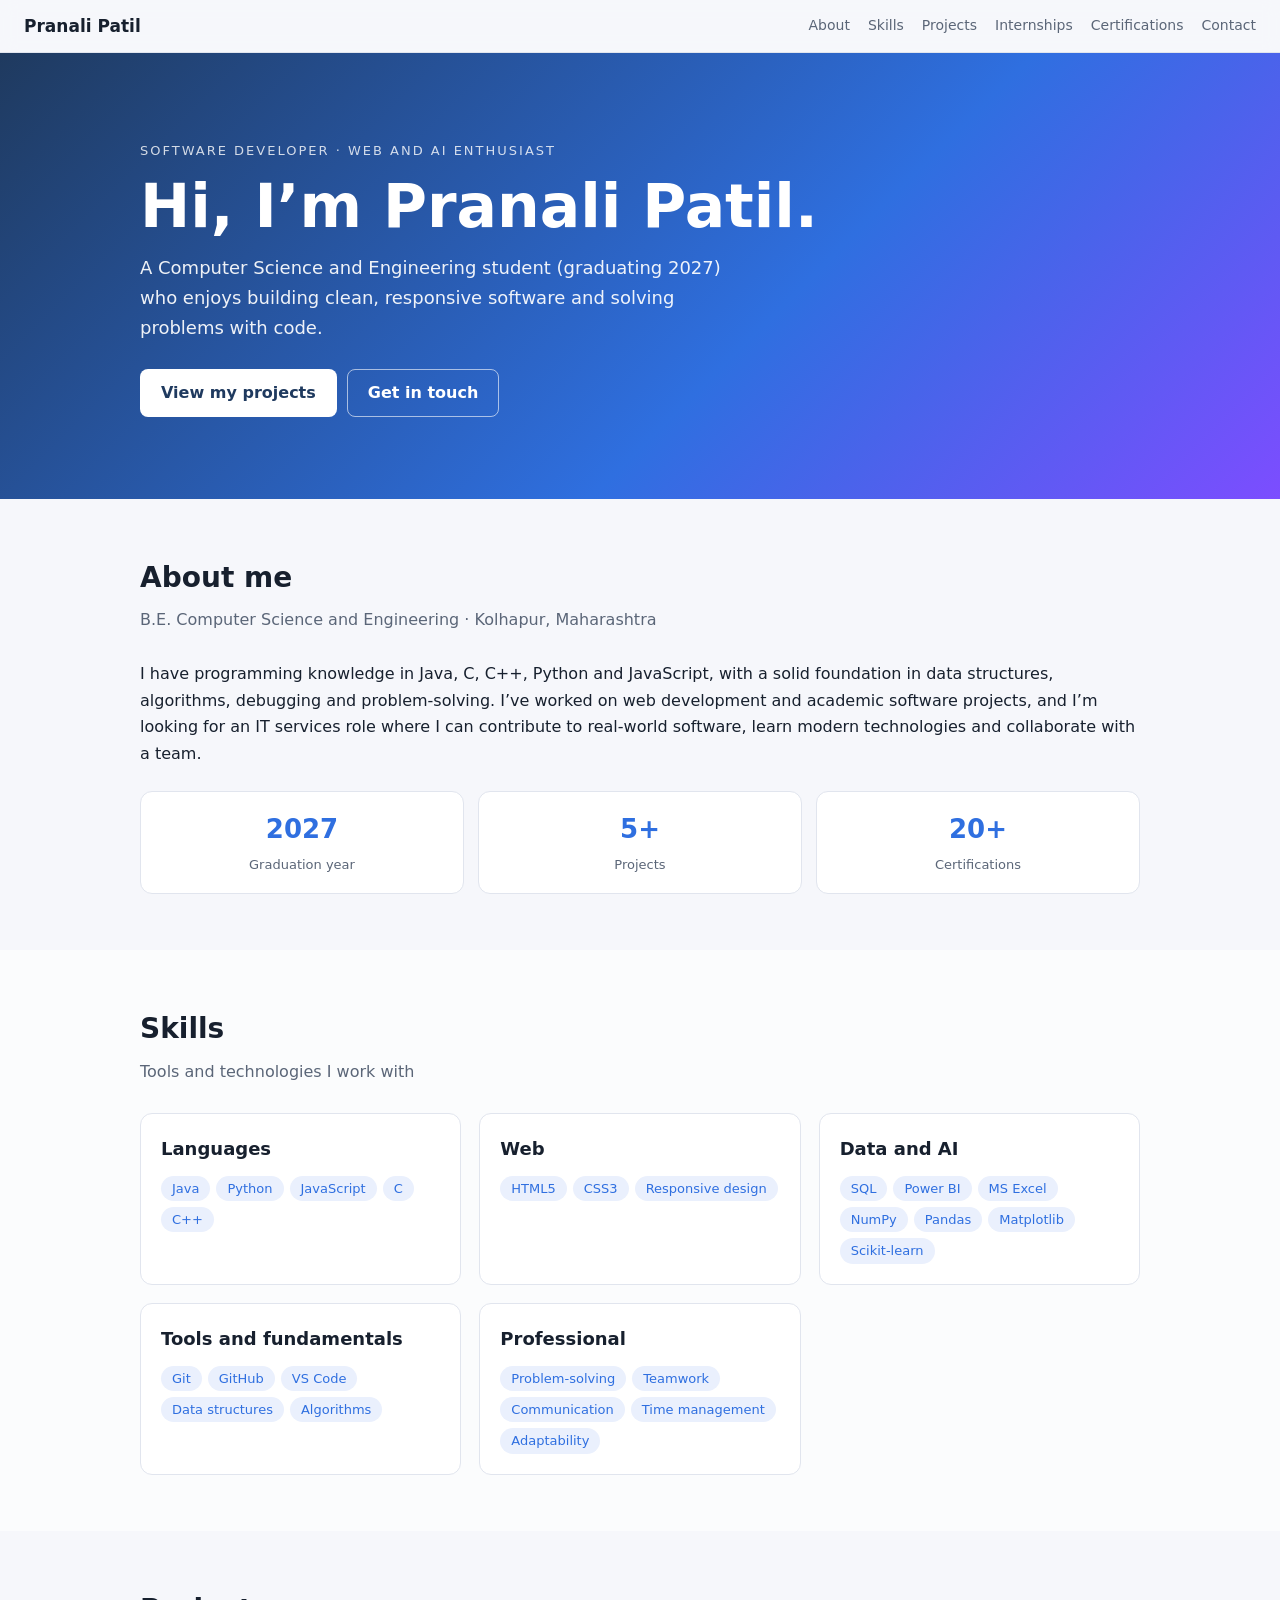
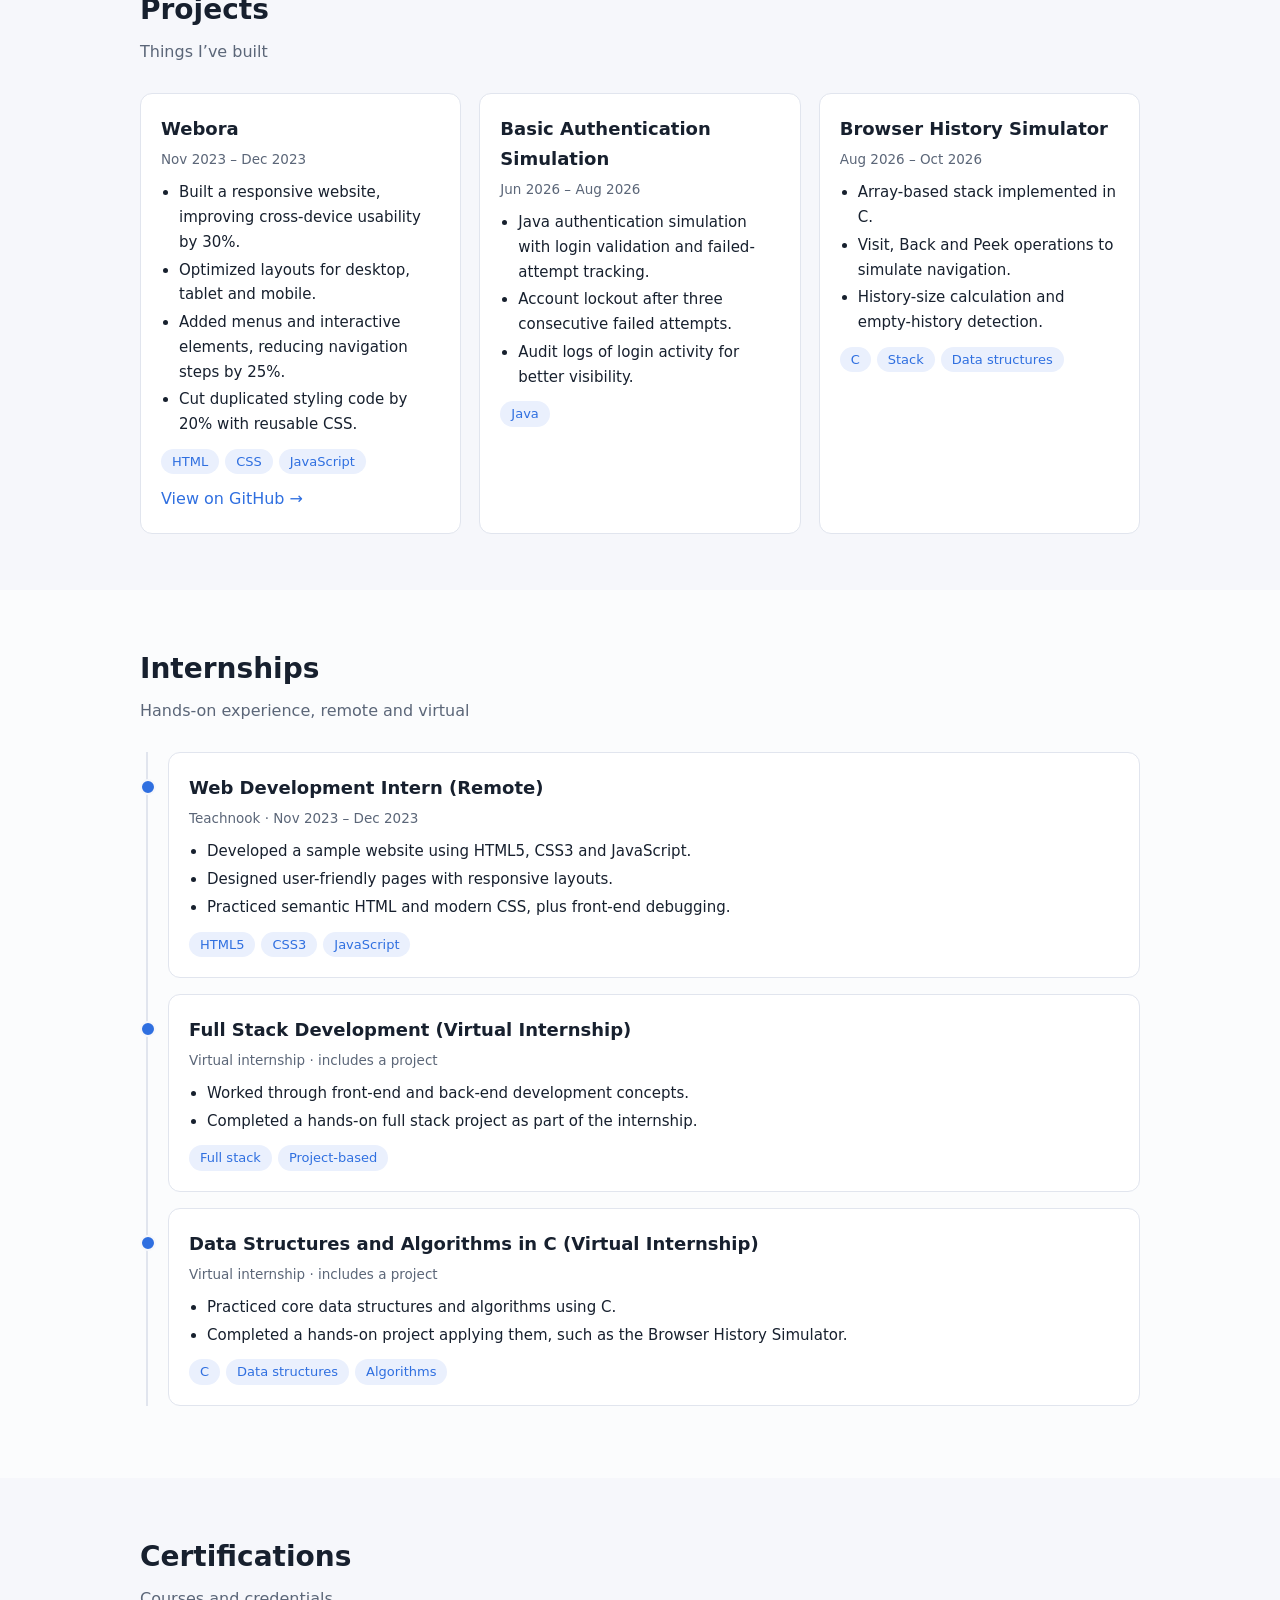
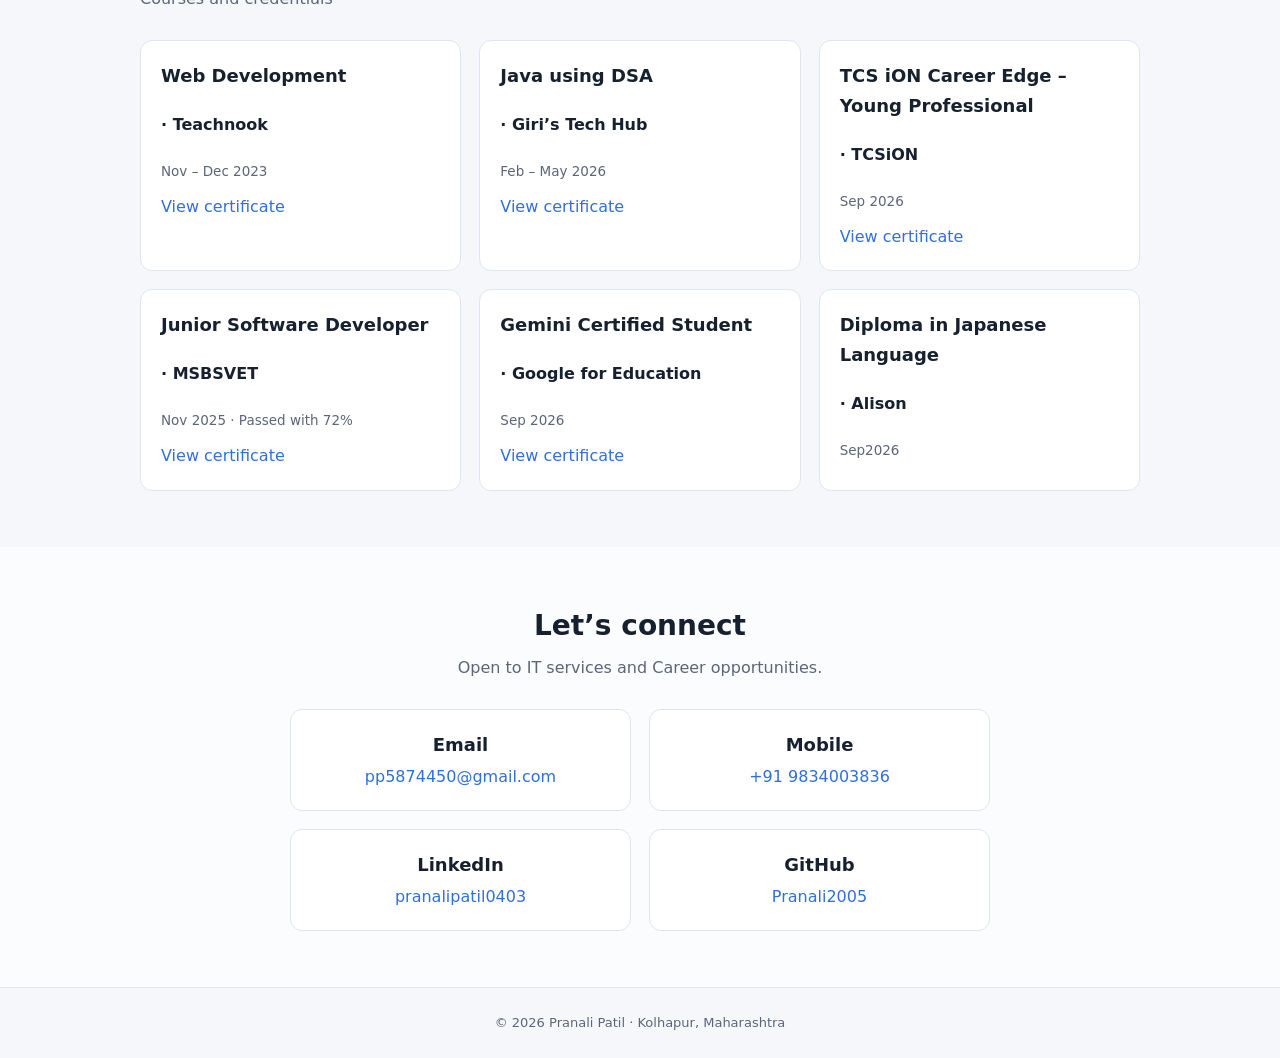
<file: Personal Portfolio/index.html>
<!DOCTYPE html>
<html lang="en">
<head>
<meta charset="utf-8">
<meta name="viewport" content="width=device-width, initial-scale=1, viewport-fit=cover">
<title>Pranali Patil – Portfolio</title>
<link rel="stylesheet" href="style.css">
</head>
<body>

<nav>
  <b>Pranali Patil</b>
  <div>
    <a href="#about">About</a>
    <a href="#skills">Skills</a>
    <a href="#projects">Projects</a>
    <a href="#experience">Internships</a>
    <a href="#certs">Certifications</a>
    <a href="#contact">Contact</a>
  </div>
</nav>

<header class="hero"><div class="wrap">
  <small>Software Developer · Web and AI Enthusiast</small>
  <h1>Hi, I’m Pranali Patil.</h1>
  <p>A Computer Science and Engineering student (graduating 2027) who enjoys building clean, responsive software and solving problems with code.</p>
  <a class="btn p" href="#projects">View my projects</a><a class="btn" href="#contact">Get in touch</a>
</div></header>

<section id="about"><div class="wrap">
  <h2>About me</h2>
  <p class="lead">B.E. Computer Science and Engineering · Kolhapur, Maharashtra</p>
  <p>I have programming knowledge in Java, C, C++, Python and JavaScript, with a solid foundation in data structures, algorithms, debugging and problem-solving. I’ve worked on web development and academic software projects, and I’m looking for an IT services role where I can contribute to real-world software, learn modern technologies and collaborate with a team.</p>
  <div class="stats">
    <div><b>2027</b><span>Graduation year</span></div>
    <div><b>5+</b><span>Projects</span></div>
    <div><b>20+</b><span>Certifications</span></div>
  </div>
</div></section>

<section id="skills" class="alt"><div class="wrap">
  <h2>Skills</h2>
  <p class="lead">Tools and technologies I work with</p>
  <div class="grid">
    <div class="card"><h3>Languages</h3><div class="tags"><span>Java</span><span>Python</span><span>JavaScript</span><span>C</span><span>C++</span></div></div>
    <div class="card"><h3>Web</h3><div class="tags"><span>HTML5</span><span>CSS3</span><span>Responsive design</span></div></div>
    <div class="card"><h3>Data and AI</h3><div class="tags"><span>SQL</span><span>Power BI</span><span>MS Excel</span><span>NumPy</span><span>Pandas</span><span>Matplotlib</span><span>Scikit-learn</span></div></div>
    <div class="card"><h3>Tools and fundamentals</h3><div class="tags"><span>Git</span><span>GitHub</span><span>VS Code</span><span>Data structures</span><span>Algorithms</span></div></div>
    <div class="card"><h3>Professional</h3><div class="tags"><span>Problem-solving</span><span>Teamwork</span><span>Communication</span><span>Time management</span><span>Adaptability</span></div></div>
  </div>
</div></section>

<section id="projects"><div class="wrap">
  <h2>Projects</h2>
  <p class="lead">Things I’ve built</p>
  <div class="grid">
    <div class="card">
      <h3>Webora</h3><div class="meta">Nov 2023 – Dec 2023</div>
      <ul>
        <li>Built a responsive website, improving cross-device usability by 30%.</li>
        <li>Optimized layouts for desktop, tablet and mobile.</li>
        <li>Added menus and interactive elements, reducing navigation steps by 25%.</li>
        <li>Cut duplicated styling code by 20% with reusable CSS.</li>
      </ul>
      <div class="tags"><span>HTML</span><span>CSS</span><span>JavaScript</span></div>
      <p class="link"><a href="https://github.com/Pranali2005/Sample-HTML-Project">View on GitHub →</a></p>
    </div>
    <div class="card">
      <h3>Basic Authentication Simulation</h3><div class="meta">Jun 2026 – Aug 2026</div>
      <ul>
        <li>Java authentication simulation with login validation and failed-attempt tracking.</li>
        <li>Account lockout after three consecutive failed attempts.</li>
        <li>Audit logs of login activity for better visibility.</li>
      </ul>
      <div class="tags"><span>Java</span></div>
    </div>
    <div class="card">
      <h3>Browser History Simulator</h3><div class="meta">Aug 2026 – Oct 2026</div>
      <ul>
        <li>Array-based stack implemented in C.</li>
        <li>Visit, Back and Peek operations to simulate navigation.</li>
        <li>History-size calculation and empty-history detection.</li>
      </ul>
      <div class="tags"><span>C</span><span>Stack</span><span>Data structures</span></div>
    </div>
  </div>
</div></section>

<section id="experience" class="alt"><div class="wrap">
  <h2>Internships</h2>
  <p class="lead">Hands-on experience, remote and virtual</p>
  <div class="tl">
    <div class="card">
      <h3>Web Development Intern (Remote)</h3><div class="meta">Teachnook · Nov 2023 – Dec 2023</div>
      <ul>
        <li>Developed a sample website using HTML5, CSS3 and JavaScript.</li>
        <li>Designed user-friendly pages with responsive layouts.</li>
        <li>Practiced semantic HTML and modern CSS, plus front-end debugging.</li>
      </ul>
      <div class="tags"><span>HTML5</span><span>CSS3</span><span>JavaScript</span></div>
    </div>
    <div class="card">
      <h3>Full Stack Development (Virtual Internship)</h3><div class="meta">Virtual internship · includes a project</div>
      <ul>
        <li>Worked through front-end and back-end development concepts.</li>
        <li>Completed a hands-on full stack project as part of the internship.</li>
      </ul>
      <div class="tags"><span>Full stack</span><span>Project-based</span></div>
    </div>
    <div class="card">
      <h3>Data Structures and Algorithms in C (Virtual Internship)</h3><div class="meta">Virtual internship · includes a project</div>
      <ul>
        <li>Practiced core data structures and algorithms using C.</li>
        <li>Completed a hands-on project applying them, such as the Browser History Simulator.</li>
      </ul>
      <div class="tags"><span>C</span><span>Data structures</span><span>Algorithms</span></div>
    </div>
  </div>
</div></section>

<section id="certs"><div class="wrap">
  <h2>Certifications</h2>
  <p class="lead">Courses and credentials</p>
  <div class="grid">
    <div class="card"><h3>Web Development</h3><h4>· Teachnook</h4><div class="meta">Nov – Dec 2023</div><p class="link"><a href="https://drive.google.com/file/d/1lpNzAlXEVm99T3UTY14sCJuaSFZDu3Mg/view?usp=drive_link">View certificate</a></p></div>
    <div class="card"><h3>Java using DSA</h3><h4>· Giri’s Tech Hub</h4><div class="meta">Feb – May 2026</div><p class="link"><a href="https://drive.google.com/file/d/11WBczf825YMMlZ1L7M6NdL7CqzRYiEbB/view?usp=drive_link">View certificate</a></p></div>
    <div class="card"><h3>TCS iON Career Edge – Young Professional</h3><h4>· TCSiON</h4><div class="meta">Sep 2026</div><p class="link"><a href="https://drive.google.com/file/d/1WyGkYO_80ALLLiIixQbm3sSCzGTYHr9M/view?usp=drive_link">View certificate</a></p></div>
    <div class="card"><h3>Junior Software Developer</h3><h4>· MSBSVET</h4><div class="meta">Nov 2025 · Passed with 72%</div><p class="link"><a href="https://drive.google.com/file/d/1FqBQd_XuGOcHzsP_1DJa5oWvx6IFjfjj/view?usp=drive_link">View certificate</a></p></div>
    <div class="card"><h3>Gemini Certified Student</h3><h4>· Google for Education</h4><div class="meta">Sep 2026</div><p class="link"><a href="https://drive.google.com/file/d/1ucm_kJN1e46eEl2koyBANdJvAInoaL2v/view?usp=drive_link">View certificate</a></p></div>
    <div class="card"><h3>Diploma in Japanese Language</h3><h4>· Alison</h4><div class="meta">Sep2026</div></div>
  </div>
</div></section>

<section id="contact" class="alt contact"><div class="wrap">
  <h2>Let’s connect</h2>
  <p class="lead">Open to IT services and Career opportunities.</p>
  <div class="grid">
    <div class="card"><h3>Email</h3><a href="mailto:pp5874450@gmail.com">pp5874450@gmail.com</a></div>
    <div class="card"><h3>Mobile</h3><a href="+91 +91 9834003836">+91 9834003836</a></div>
    <div class="card"><h3>LinkedIn</h3><a href="https://linkedin.com/in/pranalipatil0403">pranalipatil0403</a></div>
    <div class="card"><h3>GitHub</h3><a href="https://github.com/Pranali2005">Pranali2005</a></div>
  </div>
</div></section>

<footer>© 2026 Pranali Patil · Kolhapur, Maharashtra</footer>

</body>
</html>
</file>
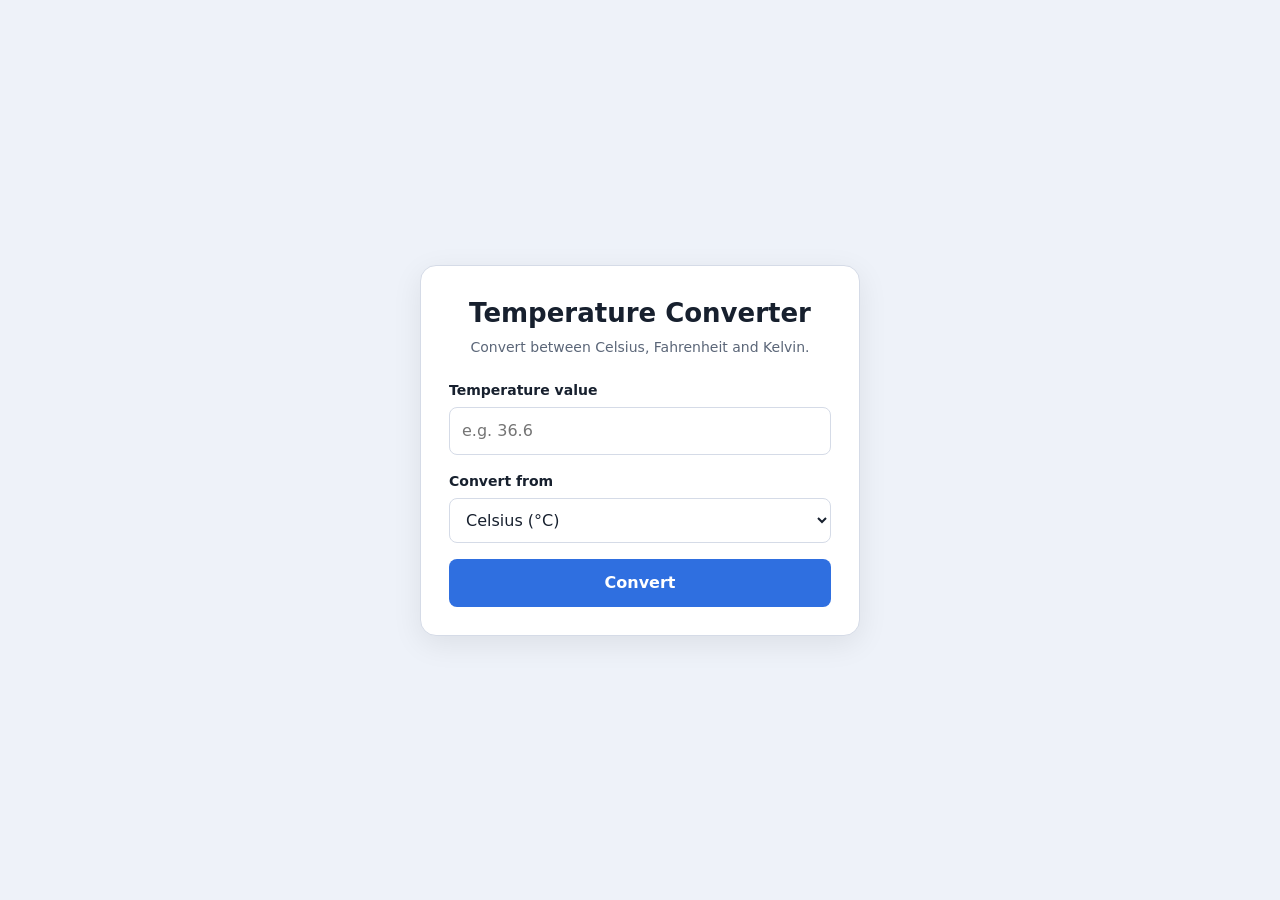
<file: Temperature Converter Website/index.html>
<!DOCTYPE html>
<html lang="en">
<head>
<meta charset="utf-8">
<meta name="viewport" content="width=device-width, initial-scale=1">
<title>Temperature Converter</title>
<link rel="stylesheet" href="style.css">
</head>
<body>
<main class="converter">
  <h1>Temperature Converter</h1>
  <p class="subtitle">Convert between Celsius, Fahrenheit and Kelvin.</p>

  <form id="form" novalidate>
    <div class="field">
      <label for="value">Temperature value</label>
      <input id="value" type="text" inputmode="decimal" autocomplete="off"
             placeholder="e.g. 36.6" aria-describedby="error" aria-invalid="false">
    </div>

    <div class="field">
      <label for="unit">Convert from</label>
      <select id="unit">
        <option value="C">Celsius (°C)</option>
        <option value="F">Fahrenheit (°F)</option>
        <option value="K">Kelvin (K)</option>
      </select>
    </div>

    <p id="error" class="error" role="alert" hidden></p>

    <button type="submit" id="convert">Convert</button>
  </form>

  <section id="results" class="results" aria-live="polite" hidden>
    <h2>Result</h2>
    <div class="result-grid">
      <div class="result" id="out-C"><span class="label">Celsius</span><strong></strong></div>
      <div class="result" id="out-F"><span class="label">Fahrenheit</span><strong></strong></div>
      <div class="result" id="out-K"><span class="label">Kelvin</span><strong></strong></div>
    </div>
  </section>
</main>
<script src="script.js"></script>
</body>
</html>
</file>
<file: Personal Portfolio/style.css>
/* Pranali Patil – Portfolio styles */
:root{--bg:#f6f7fb;--card:#fff;--ink:#17202e;--mute:#5b6678;--line:#e1e5ee;--accent:#2f6fe0;--accent2:#7c4dff;--tag:#eaf0fd;--hero:linear-gradient(135deg,#1f3a5f,#2f6fe0 60%,#7c4dff);
color-scheme:light dark;box-sizing:border-box;padding-top:env(safe-area-inset-top,0px);padding-bottom:env(safe-area-inset-bottom,0px)}
@media (prefers-color-scheme:dark){:root:not([data-theme="light"]){--bg:#0e131b;--card:#161d29;--ink:#e8edf5;--mute:#9aa6b8;--line:#263044;--accent:#6aa3ff;--tag:#1d2a41;--hero:linear-gradient(135deg,#0f2744,#1d4e9e 60%,#4b2fb3)}}
:root[data-theme="dark"]{--bg:#0e131b;--card:#161d29;--ink:#e8edf5;--mute:#9aa6b8;--line:#263044;--accent:#6aa3ff;--tag:#1d2a41;--hero:linear-gradient(135deg,#0f2744,#1d4e9e 60%,#4b2fb3)}
html{scroll-behavior:smooth;scroll-padding-top:70px}
*{box-sizing:border-box}
body{margin:0;background:var(--bg);color:var(--ink);font:16px/1.65 "Segoe UI",system-ui,-apple-system,Arial,sans-serif}
a{color:var(--accent);text-decoration:none}

/* Navigation */
nav{position:sticky;top:env(safe-area-inset-top,0px);z-index:10;display:flex;justify-content:space-between;align-items:center;padding:12px 24px;background:color-mix(in srgb,var(--bg) 88%,transparent);backdrop-filter:blur(8px);border-bottom:1px solid var(--line)}
body::before{content:"";position:fixed;inset:0 0 auto;height:env(safe-area-inset-top,0px);z-index:11;background:var(--bg)}
nav b{font-size:17px}
nav div{display:flex;gap:18px;flex-wrap:wrap;font-size:14px}
nav div a{color:var(--mute)}
nav div a:hover{color:var(--accent)}

/* Hero */
.hero{background:var(--hero);color:#fff;padding:84px 24px 72px}
.wrap{max-width:1000px;margin:0 auto}
.hero small{letter-spacing:2px;text-transform:uppercase;opacity:.8;font-size:13px}
.hero h1{font-size:clamp(36px,7vw,60px);line-height:1.1;margin:10px 0 14px}
.hero p{max-width:620px;font-size:18px;opacity:.92;margin:0 0 26px}
.btn{display:inline-block;padding:10px 20px;border-radius:8px;font-weight:600;margin:0 10px 10px 0;border:1px solid rgba(255,255,255,.6);color:#fff}
.btn.p{background:#fff;color:#1f3a5f}

/* Sections */
section{padding:56px 24px}
h2{font-size:28px;margin:0 0 6px}
.lead{color:var(--mute);margin:0 0 28px}
.alt{background:color-mix(in srgb,var(--card) 60%,var(--bg))}

/* Cards */
.grid{display:grid;gap:18px;grid-template-columns:repeat(auto-fit,minmax(280px,1fr))}
.card{background:var(--card);border:1px solid var(--line);border-radius:12px;padding:20px}
.card h3{margin:0 0 4px;font-size:18px}
.meta{color:var(--mute);font-size:13.5px}
.card ul{margin:10px 0 0;padding-left:18px}
.card li{margin:3px 0;font-size:15px}
.card .link{margin:12px 0 0}

/* Tags */
.tags{display:flex;flex-wrap:wrap;gap:6px;margin-top:12px}
.tags span{background:var(--tag);color:var(--accent);border-radius:20px;padding:2px 11px;font-size:13px;font-weight:500}

/* Stats */
.stats{display:grid;gap:14px;grid-template-columns:repeat(auto-fit,minmax(150px,1fr));margin-top:24px}
.stats div{background:var(--card);border:1px solid var(--line);border-radius:12px;padding:16px;text-align:center}
.stats b{display:block;font-size:26px;color:var(--accent)}
.stats span{font-size:13px;color:var(--mute)}

/* Timeline (internships) */
.tl{border-left:2px solid var(--line);padding-left:20px;margin-left:6px}
.tl .card{margin-bottom:16px;position:relative}
.tl .card::before{content:"";position:absolute;left:-29px;top:26px;width:12px;height:12px;border-radius:50%;background:var(--accent);border:2px solid var(--bg)}

/* Contact + footer */
.contact{text-align:center}
.contact .grid{max-width:700px;margin:0 auto}
footer{text-align:center;padding:24px;color:var(--mute);font-size:13px;border-top:1px solid var(--line)}

/* Mobile */
@media (max-width:640px){nav{padding:10px 16px}nav b{display:none}.hero{padding:56px 20px}}
</file>
<file: Temperature Converter Website/style.css>
:root{
  --bg:#eef2f9;--card:#fff;--ink:#17202e;--mute:#5b6678;--line:#d5dbe7;
  --accent:#2f6fe0;--accent-ink:#fff;--err:#c62828;--err-bg:#fdecec;--res:#f1f5fd;
  color-scheme:light dark;
}
@media (prefers-color-scheme:dark){
  :root{--bg:#0e131b;--card:#161d29;--ink:#e8edf5;--mute:#9aa6b8;--line:#2b3548;
    --accent:#6aa3ff;--accent-ink:#0e131b;--err:#ff8a80;--err-bg:#3a1c1c;--res:#1b2535}
}
*{box-sizing:border-box}
body{margin:0;min-height:100vh;display:flex;align-items:center;justify-content:center;
  padding:20px;background:var(--bg);color:var(--ink);
  font:16px/1.5 "Segoe UI",system-ui,-apple-system,Arial,sans-serif}
.converter{width:100%;max-width:440px;background:var(--card);border:1px solid var(--line);
  border-radius:16px;padding:28px;box-shadow:0 8px 30px rgba(0,0,0,.08)}
h1{margin:0;font-size:26px;text-align:center}
h2{margin:0 0 10px;font-size:16px;color:var(--mute);font-weight:600}
.subtitle{margin:4px 0 22px;text-align:center;color:var(--mute);font-size:14px}
.field{margin-bottom:16px}
label{display:block;margin-bottom:6px;font-size:14px;font-weight:600}
input,select{width:100%;padding:11px 12px;font:inherit;color:var(--ink);background:var(--card);
  border:1.5px solid var(--line);border-radius:8px}
input:focus,select:focus,button:focus-visible{outline:3px solid color-mix(in srgb,var(--accent) 40%,transparent);border-color:var(--accent)}
input.invalid{border-color:var(--err)}
.error{margin:0 0 14px;padding:9px 12px;border-radius:8px;background:var(--err-bg);color:var(--err);font-size:14px}
button{width:100%;padding:12px;font:inherit;font-weight:600;color:var(--accent-ink);
  background:var(--accent);border:0;border-radius:8px;cursor:pointer}
button:hover{filter:brightness(1.08)}
.results{margin-top:24px}
.result-grid{display:grid;gap:10px;grid-template-columns:repeat(3,1fr)}
.result{background:var(--res);border:1px solid var(--line);border-radius:10px;padding:12px 8px;text-align:center}
.result .label{display:block;font-size:12px;color:var(--mute)}
.result strong{display:block;margin-top:2px;font-size:18px;word-break:break-word}
.result.source{outline:2px solid var(--accent)}
[hidden]{display:none!important}
@media (max-width:420px){.result-grid{grid-template-columns:1fr}}
</file>
